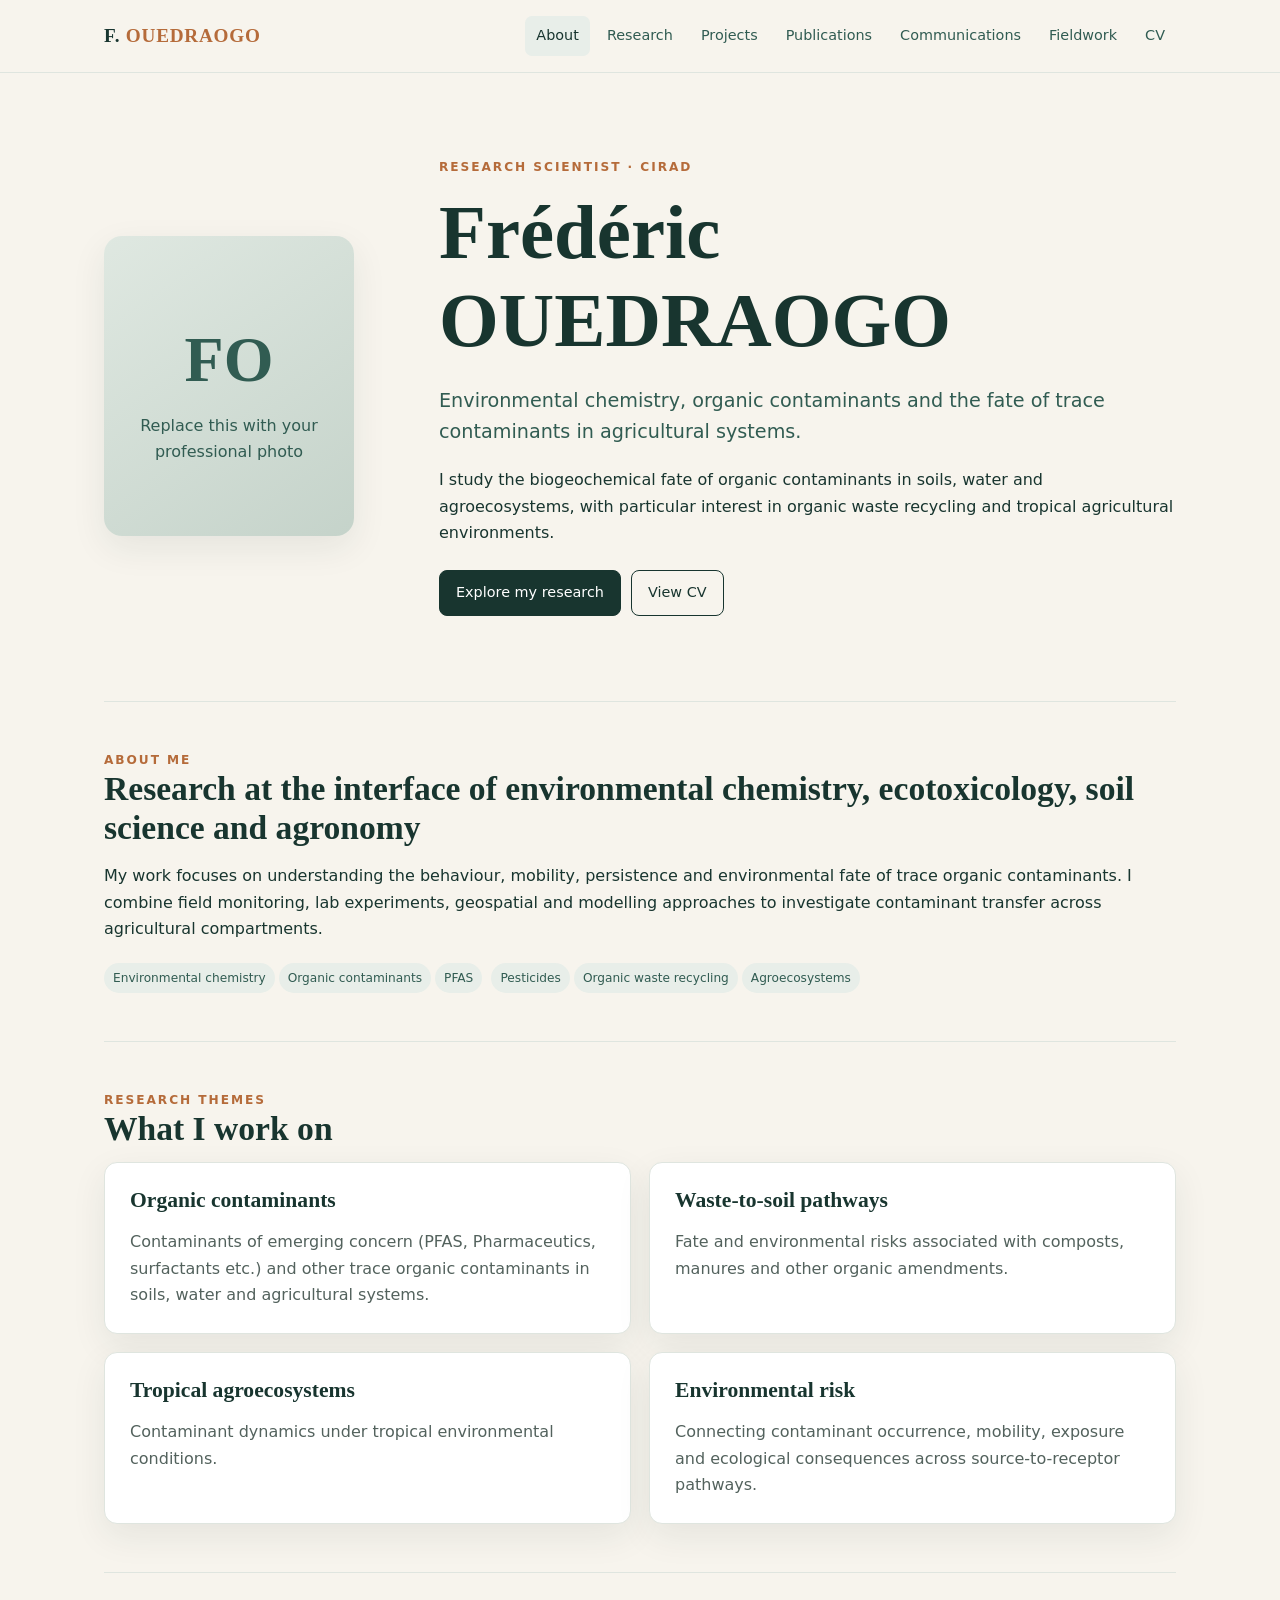
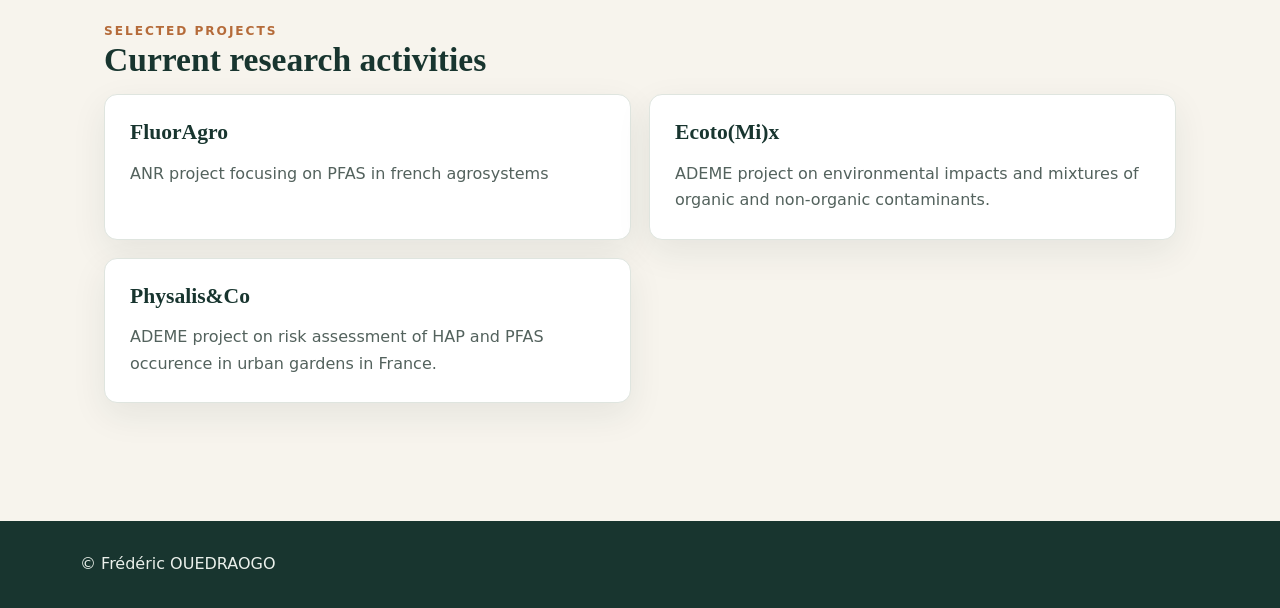
<file: index.html>
<!doctype html>
<html lang="en">
<head>
<meta charset="utf-8"><meta name="viewport" content="width=device-width, initial-scale=1">
<title>Frédéric OUEDRAOGO | Research Scientist</title>
<meta name="description" content="Academic website of Frédéric OUEDRAOGO, researcher in environmental chemistry">
<link rel="stylesheet" href="assets/style.css">
</head>
<body>
<header class="site-header"><nav class="nav">
<a class="brand" href="index.html">F. <span>OUEDRAOGO</span></a>
<div class="menu">
<a class="active" href="index.html">About</a><a href="research.html">Research</a><a href="projects.html">Projects</a>
<a href="publications.html">Publications</a><a href="communications.html">Communications</a><a href="fieldwork.html">Fieldwork</a><a href="cv.html">CV</a>
</div></nav></header>

<main>
<section class="hero">
<div class="portrait"><div><strong>FO</strong><div>Replace this with your professional photo</div></div></div>
<div>
<div class="eyebrow">Research Scientist · CIRAD</div>
<h1>Frédéric<br>OUEDRAOGO</h1>
<p class="lead">Environmental chemistry, organic contaminants and the fate of trace contaminants in agricultural systems.</p>
<p>I study the biogeochemical fate of organic contaminants in soils, water and agroecosystems, with particular interest in organic waste recycling and tropical agricultural environments.</p>
<div class="buttons">
<a class="btn primary" href="research.html">Explore my research</a>
<a class="btn" href="cv.html">View CV</a>
</div>
</div>
</section>

<div class="container">
<section class="section">
<div class="eyebrow">About me</div><h2>Research at the interface of environmental chemistry, ecotoxicology, soil science and agronomy</h2>
<p>My work focuses on understanding the behaviour, mobility, persistence and environmental fate of trace organic contaminants. I combine field monitoring, lab experiments, geospatial and modelling approaches to investigate contaminant transfer across agricultural compartments.</p>
<div>
<span class="tag">Environmental chemistry</span><span class="tag">Organic contaminants</span><span class="tag">PFAS</span>
<span class="tag">Pesticides</span><span class="tag">Organic waste recycling</span><span class="tag">Agroecosystems</span>
</div>
</section>

<section class="section">
<div class="eyebrow">Research themes</div><h2>What I work on</h2>
<div class="grid">
<article class="card"><h3>Organic contaminants</h3><p>Contaminants of emerging concern (PFAS, Pharmaceutics, surfactants etc.) and other trace organic contaminants in soils, water and agricultural systems.</p></article>
<article class="card"><h3>Waste-to-soil pathways</h3><p>Fate and environmental risks associated with composts, manures and other organic amendments.</p></article>
<article class="card"><h3>Tropical agroecosystems</h3><p>Contaminant dynamics under tropical environmental conditions.</p></article>
<article class="card"><h3>Environmental risk</h3><p>Connecting contaminant occurrence, mobility, exposure and ecological consequences across source-to-receptor pathways.</p></article>
</div>
</section>

<section class="section">
<div class="eyebrow">Selected projects</div><h2>Current research activities</h2>
<div class="grid">
<a class="card" href="projects.html#fluoragro"><h3>FluorAgro</h3><p>ANR project focusing on PFAS in french agrosystems</p></a>
<a class="card" href="projects.html#ecotomi"><h3>Ecoto(Mi)x</h3><p>ADEME project on environmental impacts and mixtures of organic and non-organic contaminants.</p></a>
<a class="card" href="projects.html#physalis"><h3>Physalis&Co</h3><p>ADEME project on risk assessment of HAP and PFAS occurence in urban gardens in France.</p></a>
</div>
</section>
</div>
</main>
<footer class="footer"><div class="footer-inner"><div>© Frédéric OUEDRAOGO</div><div></div></div></footer>
<script src="assets/script.js"></script>
</body></html>
</file>
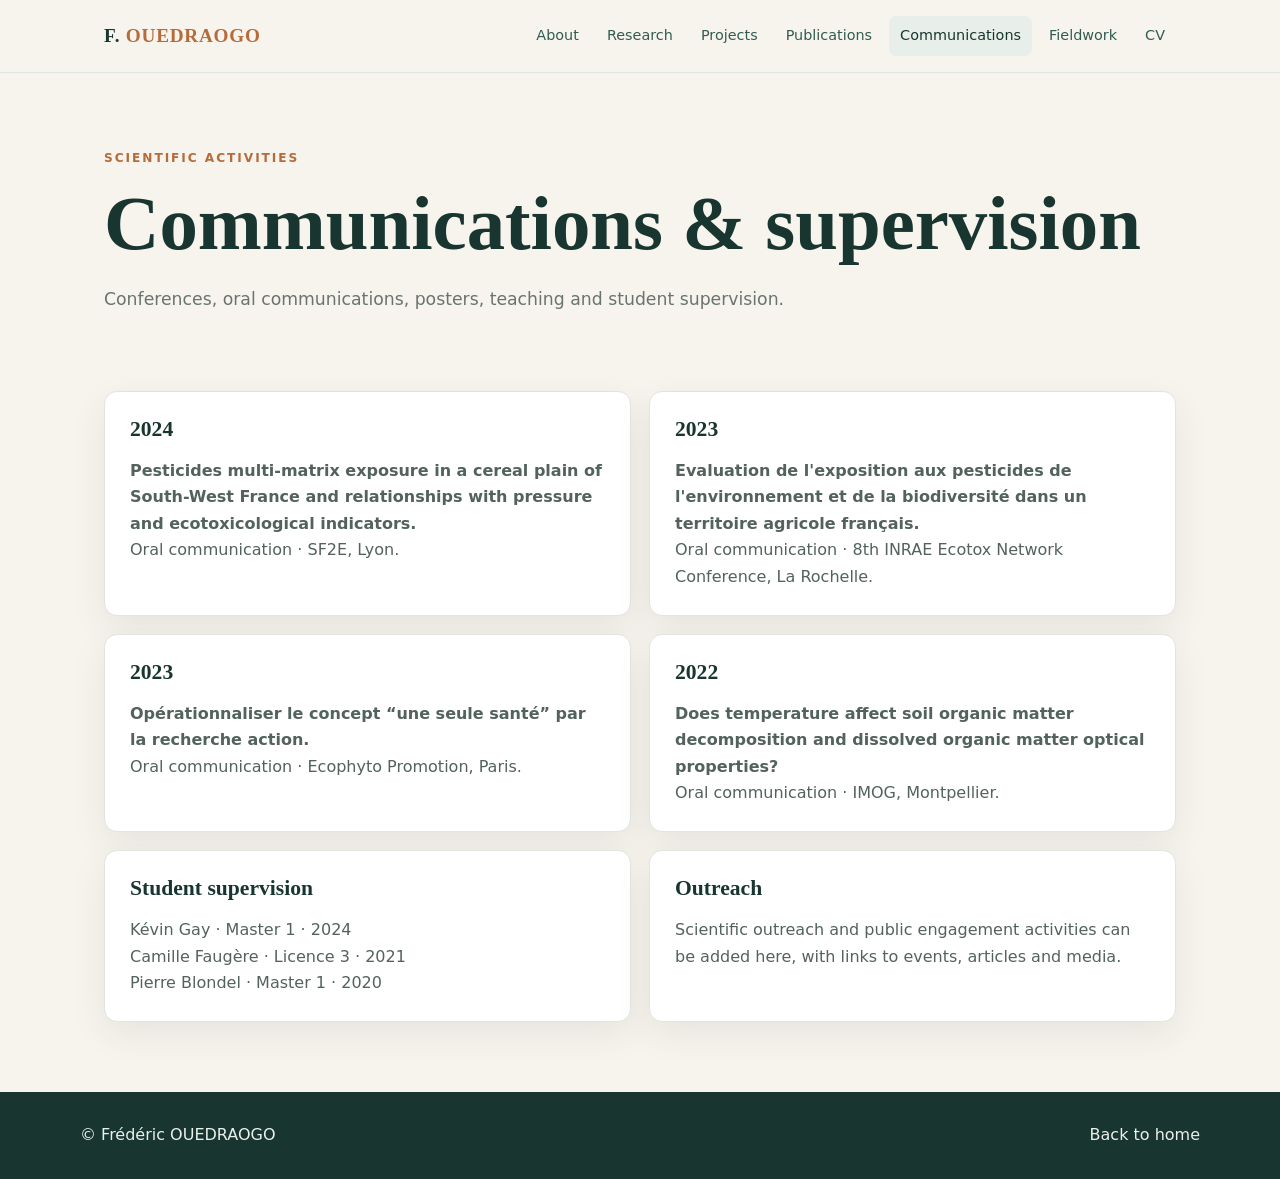
<file: communications.html>
<!doctype html><html lang="en"><head><meta charset="utf-8"><meta name="viewport" content="width=device-width, initial-scale=1"><title>Communications | Frédéric OUEDRAOGO</title><link rel="stylesheet" href="assets/style.css"></head>
<body><header class="site-header"><nav class="nav"><a class="brand" href="index.html">F. <span>OUEDRAOGO</span></a><div class="menu"><a href="index.html">About</a><a href="research.html">Research</a><a href="projects.html">Projects</a><a href="publications.html">Publications</a><a class="active" href="communications.html">Communications</a><a href="fieldwork.html">Fieldwork</a><a href="cv.html">CV</a></div></nav></header>
<section class="page-hero"><div class="eyebrow">Scientific activities</div><h1>Communications & supervision</h1><p>Conferences, oral communications, posters, teaching and student supervision.</p></section>
<main class="container">
<div class="grid">
<article class="card"><h3>2024</h3><p><strong>Pesticides multi-matrix exposure in a cereal plain of South-West France and relationships with pressure and ecotoxicological indicators.</strong><br>Oral communication · SF2E, Lyon.</p></article>
<article class="card"><h3>2023</h3><p><strong>Evaluation de l'exposition aux pesticides de l'environnement et de la biodiversité dans un territoire agricole français.</strong><br>Oral communication · 8th INRAE Ecotox Network Conference, La Rochelle.</p></article>
<article class="card"><h3>2023</h3><p><strong>Opérationnaliser le concept “une seule santé” par la recherche action.</strong><br>Oral communication · Ecophyto Promotion, Paris.</p></article>
<article class="card"><h3>2022</h3><p><strong>Does temperature affect soil organic matter decomposition and dissolved organic matter optical properties?</strong><br>Oral communication · IMOG, Montpellier.</p></article>
<article class="card"><h3>Student supervision</h3><p>Kévin Gay · Master 1 · 2024<br>Camille Faugère · Licence 3 · 2021<br>Pierre Blondel · Master 1 · 2020</p></article>
<article class="card"><h3>Outreach</h3><p>Scientific outreach and public engagement activities can be added here, with links to events, articles and media.</p></article>
</div></main>
<footer class="footer"><div class="footer-inner"><div>© Frédéric OUEDRAOGO</div><a href="index.html">Back to home</a></div></footer></body></html>
</file>
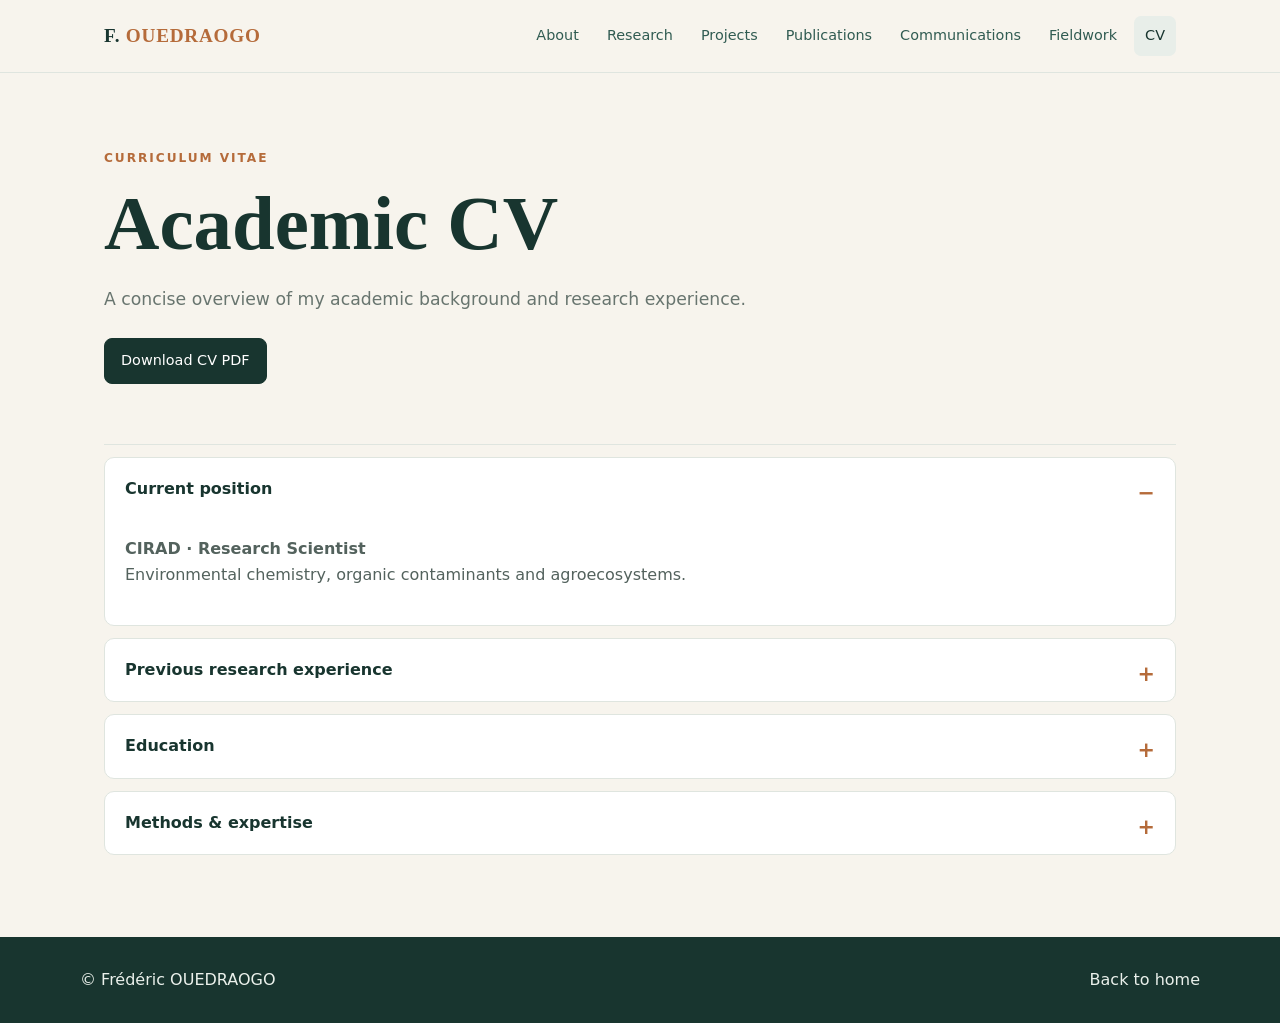
<file: cv.html>
<!doctype html><html lang="en"><head><meta charset="utf-8"><meta name="viewport" content="width=device-width, initial-scale=1"><title>CV | Frédéric OUEDRAOGO</title><link rel="stylesheet" href="assets/style.css"></head>
<body><header class="site-header"><nav class="nav"><a class="brand" href="index.html">F. <span>OUEDRAOGO</span></a><div class="menu"><a href="index.html">About</a><a href="research.html">Research</a><a href="projects.html">Projects</a><a href="publications.html">Publications</a><a href="communications.html">Communications</a><a href="fieldwork.html">Fieldwork</a><a class="active" href="cv.html">CV</a></div></nav></header>
<section class="page-hero"><div class="eyebrow">Curriculum vitae</div><h1>Academic CV</h1><p>A concise overview of my academic background and research experience.</p><div class="buttons"><a class="btn primary" href="#" onclick="alert('We will replace this link with your real PDF CV.');return false;">Download CV PDF</a></div></section>
<main class="container">
<div class="accordion">
<details open><summary>Current position</summary><div class="detail"><p><strong>CIRAD · Research Scientist</strong><br>Environmental chemistry, organic contaminants and agroecosystems.</p></div></details>
<details><summary>Previous research experience</summary><div class="detail"><p>Postdoctoral research · CEBC CNRS, Chizé<br>Research experience · INRAE, Bordeaux</p></div></details>
<details><summary>Education</summary><div class="detail"><p><strong>PhD in Geochemistry and Ecotoxicology</strong><br>University of Bordeaux · 2022</p></div></details>
<details><summary>Methods & expertise</summary><div class="detail"><p>Environmental chemistry · Soil science · Organic contaminants · Ecotoxicology · Experimental approaches · Environmental risk assessment</p></div></details>
</div></main>
<footer class="footer"><div class="footer-inner"><div>© Frédéric OUEDRAOGO</div><a href="index.html">Back to home</a></div></footer></body></html>
</file>
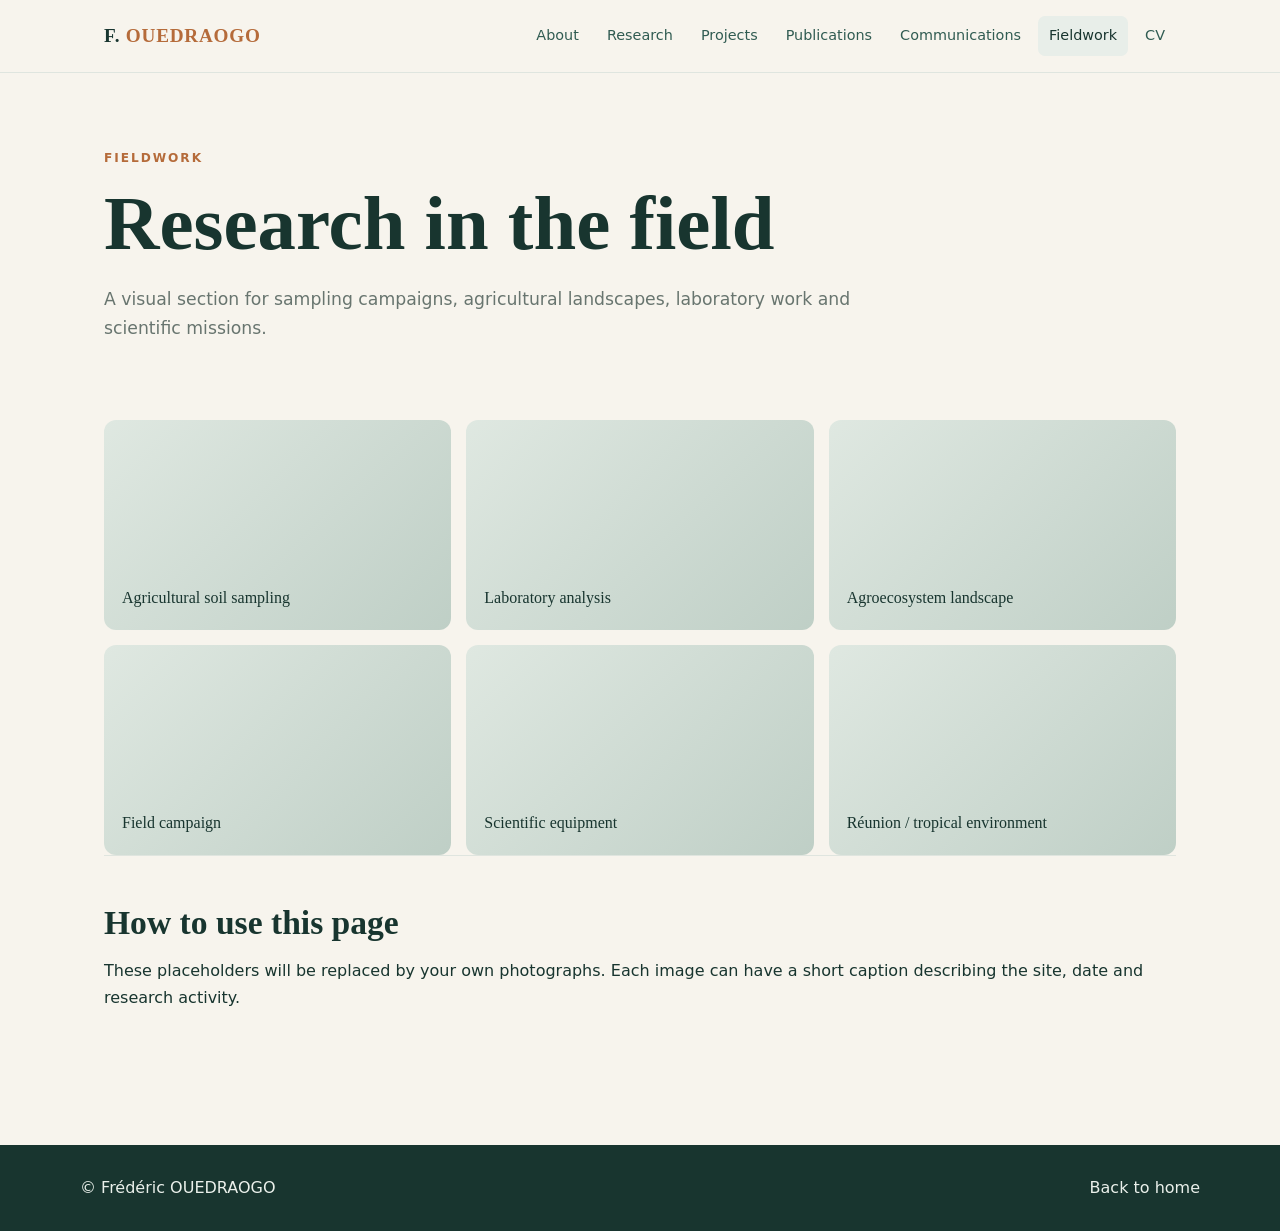
<file: fieldwork.html>
<!doctype html><html lang="en"><head><meta charset="utf-8"><meta name="viewport" content="width=device-width, initial-scale=1"><title>Fieldwork | Frédéric OUEDRAOGO</title><link rel="stylesheet" href="assets/style.css"></head>
<body><header class="site-header"><nav class="nav"><a class="brand" href="index.html">F. <span>OUEDRAOGO</span></a><div class="menu"><a href="index.html">About</a><a href="research.html">Research</a><a href="projects.html">Projects</a><a href="publications.html">Publications</a><a href="communications.html">Communications</a><a class="active" href="fieldwork.html">Fieldwork</a><a href="cv.html">CV</a></div></nav></header>
<section class="page-hero"><div class="eyebrow">Fieldwork</div><h1>Research in the field</h1><p>A visual section for sampling campaigns, agricultural landscapes, laboratory work and scientific missions.</p></section>
<main class="container"><div class="photo-grid">
<div class="photo-placeholder">Agricultural soil sampling</div>
<div class="photo-placeholder">Laboratory analysis</div>
<div class="photo-placeholder">Agroecosystem landscape</div>
<div class="photo-placeholder">Field campaign</div>
<div class="photo-placeholder">Scientific equipment</div>
<div class="photo-placeholder">Réunion / tropical environment</div>
</div><section class="section"><h2>How to use this page</h2><p>These placeholders will be replaced by your own photographs. Each image can have a short caption describing the site, date and research activity.</p></section></main>
<footer class="footer"><div class="footer-inner"><div>© Frédéric OUEDRAOGO</div><a href="index.html">Back to home</a></div></footer></body></html>
</file>
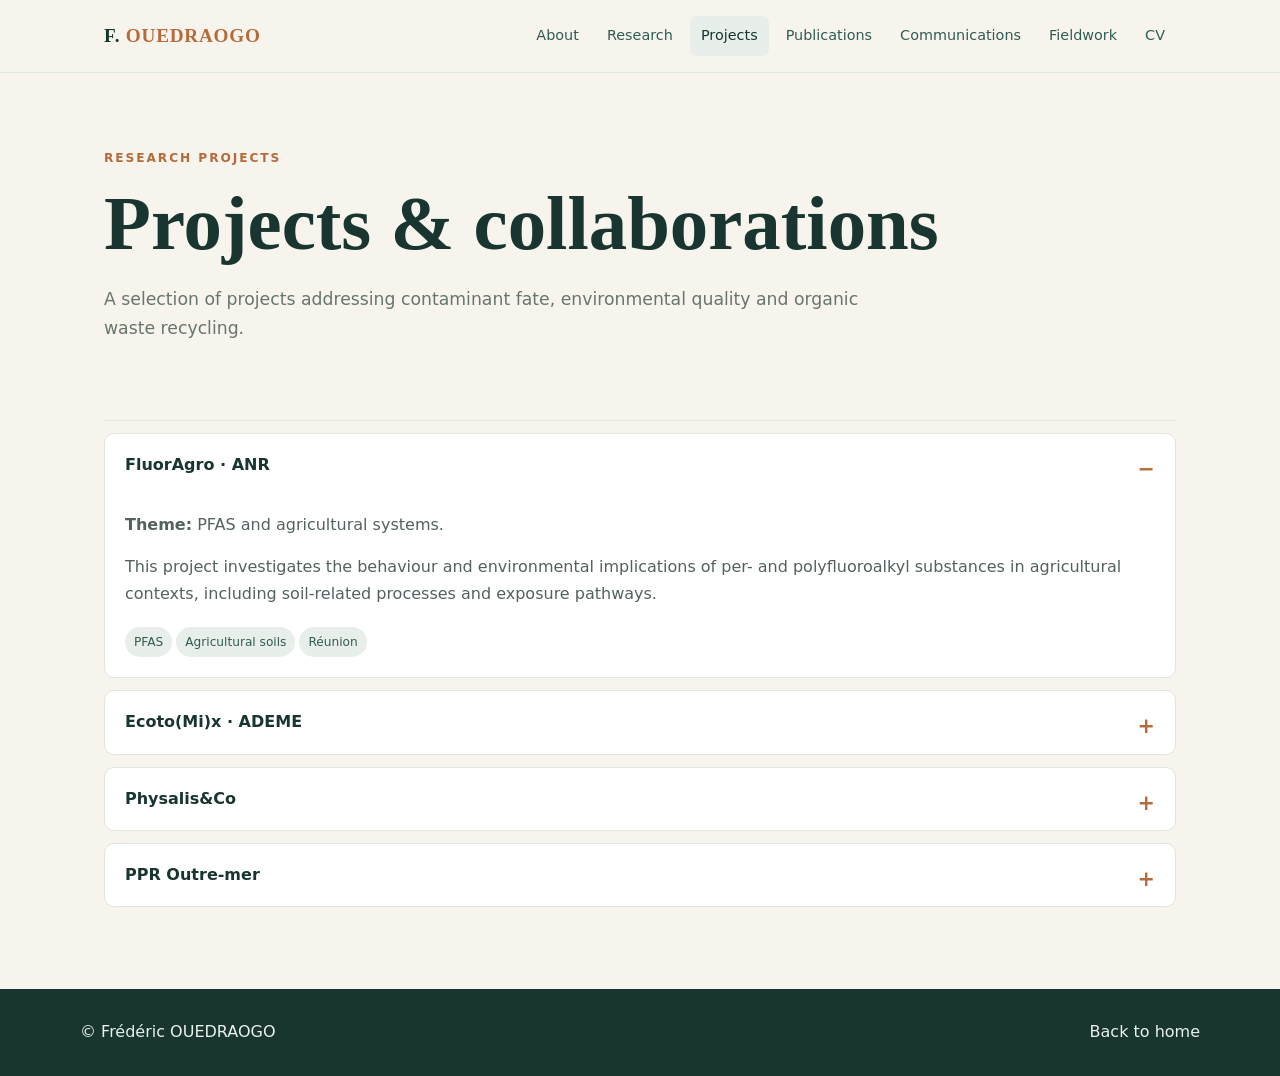
<file: projects.html>
<!doctype html><html lang="en"><head><meta charset="utf-8"><meta name="viewport" content="width=device-width, initial-scale=1"><title>Projects | Frédéric OUEDRAOGO</title><link rel="stylesheet" href="assets/style.css"></head>
<body><header class="site-header"><nav class="nav"><a class="brand" href="index.html">F. <span>OUEDRAOGO</span></a><div class="menu"><a href="index.html">About</a><a href="research.html">Research</a><a class="active" href="projects.html">Projects</a><a href="publications.html">Publications</a><a href="communications.html">Communications</a><a href="fieldwork.html">Fieldwork</a><a href="cv.html">CV</a></div></nav></header>
<section class="page-hero"><div class="eyebrow">Research projects</div><h1>Projects & collaborations</h1><p>A selection of projects addressing contaminant fate, environmental quality and organic waste recycling.</p></section>
<main class="container"><div class="accordion">
<details id="fluoragro" open><summary>FluorAgro · ANR</summary><div class="detail"><p><strong>Theme:</strong> PFAS and agricultural systems.</p><p>This project investigates the behaviour and environmental implications of per- and polyfluoroalkyl substances in agricultural contexts, including soil-related processes and exposure pathways.</p><span class="tag">PFAS</span><span class="tag">Agricultural soils</span><span class="tag">Réunion</span></div></details>
<details id="ecotomi"><summary>Ecoto(Mi)x · ADEME</summary><div class="detail"><p>Research addressing environmental impacts associated with contaminant mixtures and the assessment of ecotoxicological dimensions in agricultural systems.</p><span class="tag">Mixtures</span><span class="tag">Ecotoxicology</span><span class="tag">Environmental risk</span></div></details>
<details id="physalis"><summary>Physalis&Co</summary><div class="detail"><p>Research activities linking contaminant occurrence, environmental processes and agricultural quality.</p></div></details>
<details><summary>PPR Outre-mer</summary><div class="detail"><p>Research framework focused on environmental contamination issues in overseas territories and tropical agricultural systems.</p></div></details>
</div></main>
<footer class="footer"><div class="footer-inner"><div>© Frédéric OUEDRAOGO</div><a href="index.html">Back to home</a></div></footer></body></html>
</file>
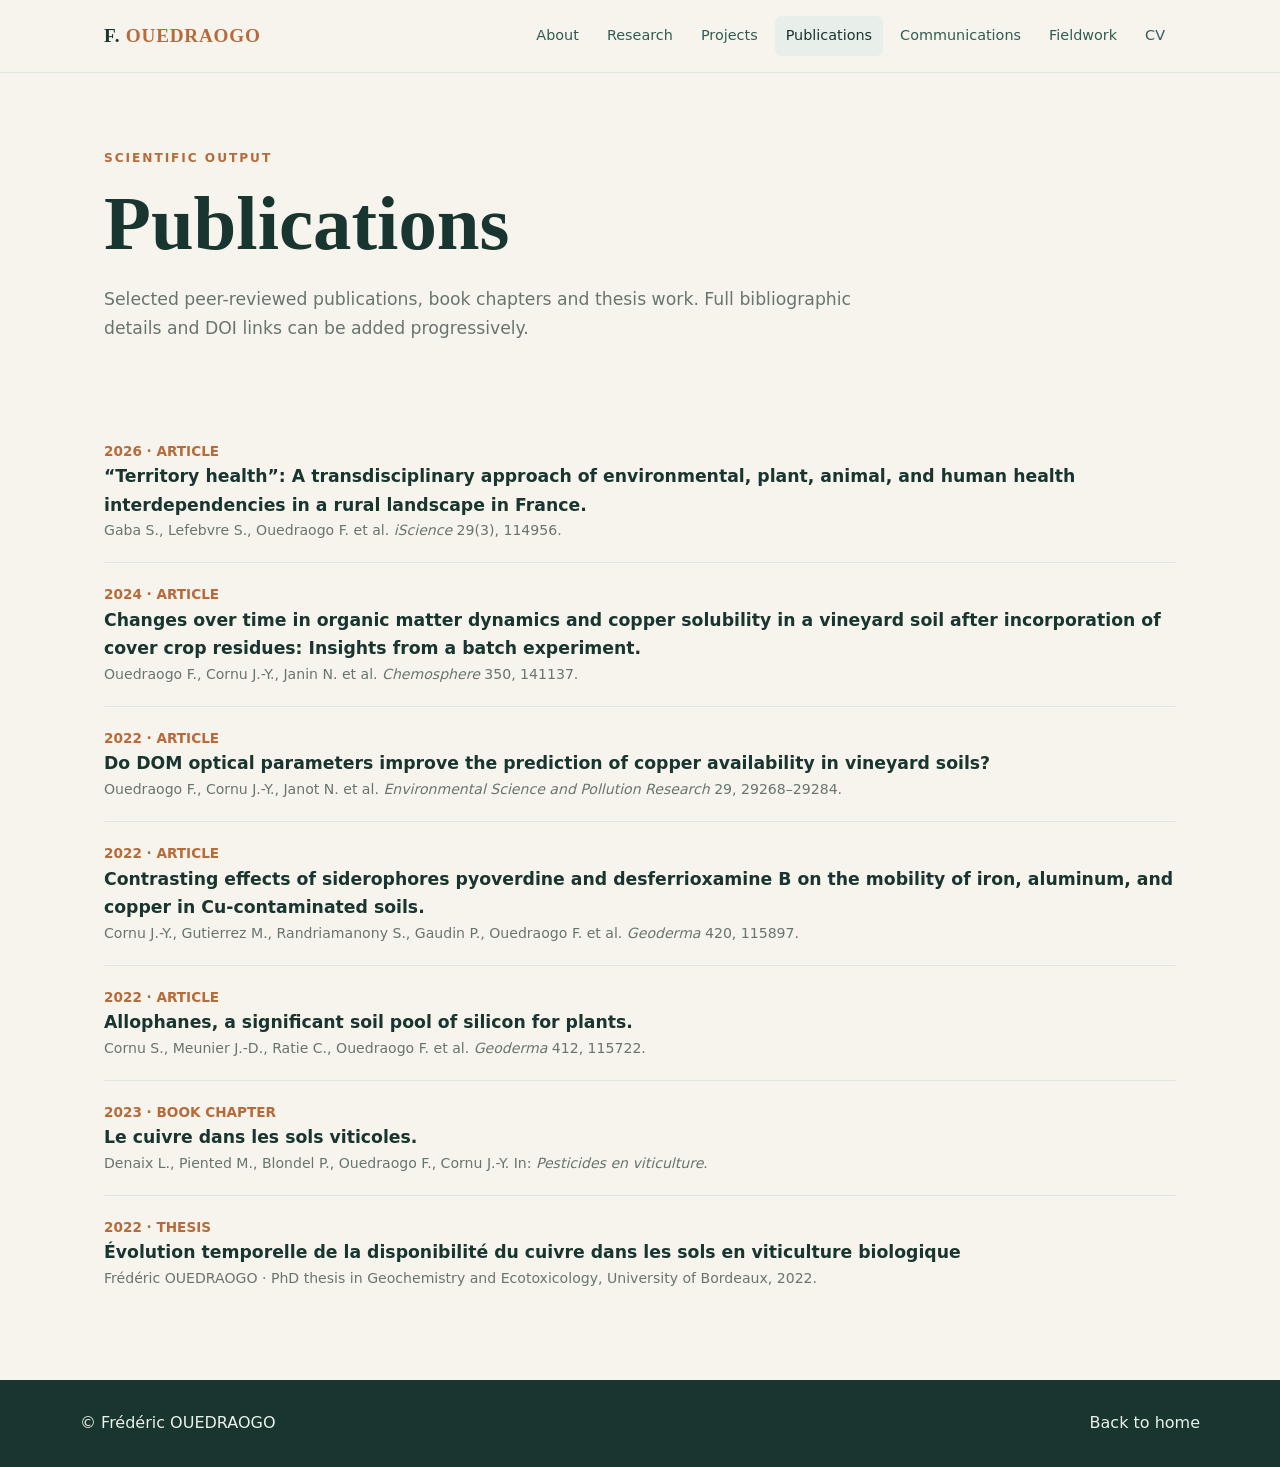
<file: publications.html>
<!doctype html><html lang="en"><head><meta charset="utf-8"><meta name="viewport" content="width=device-width, initial-scale=1"><title>Publications | Frédéric OUEDRAOGO</title><link rel="stylesheet" href="assets/style.css"></head>
<body><header class="site-header"><nav class="nav"><a class="brand" href="index.html">F. <span>OUEDRAOGO</span></a><div class="menu"><a href="index.html">About</a><a href="research.html">Research</a><a href="projects.html">Projects</a><a class="active" href="publications.html">Publications</a><a href="communications.html">Communications</a><a href="fieldwork.html">Fieldwork</a><a href="cv.html">CV</a></div></nav></header>
<section class="page-hero"><div class="eyebrow">Scientific output</div><h1>Publications</h1><p>Selected peer-reviewed publications, book chapters and thesis work. Full bibliographic details and DOI links can be added progressively.</p></section>
<main class="container">
<div class="pub"><div class="year">2026 · ARTICLE</div><div class="pub-title">“Territory health”: A transdisciplinary approach of environmental, plant, animal, and human health interdependencies in a rural landscape in France.</div><div class="small">Gaba S., Lefebvre S., Ouedraogo F. et al. <em>iScience</em> 29(3), 114956.</div></div>
<div class="pub"><div class="year">2024 · ARTICLE</div><div class="pub-title">Changes over time in organic matter dynamics and copper solubility in a vineyard soil after incorporation of cover crop residues: Insights from a batch experiment.</div><div class="small">Ouedraogo F., Cornu J.-Y., Janin N. et al. <em>Chemosphere</em> 350, 141137.</div></div>
<div class="pub"><div class="year">2022 · ARTICLE</div><div class="pub-title">Do DOM optical parameters improve the prediction of copper availability in vineyard soils?</div><div class="small">Ouedraogo F., Cornu J.-Y., Janot N. et al. <em>Environmental Science and Pollution Research</em> 29, 29268–29284.</div></div>
<div class="pub"><div class="year">2022 · ARTICLE</div><div class="pub-title">Contrasting effects of siderophores pyoverdine and desferrioxamine B on the mobility of iron, aluminum, and copper in Cu-contaminated soils.</div><div class="small">Cornu J.-Y., Gutierrez M., Randriamanony S., Gaudin P., Ouedraogo F. et al. <em>Geoderma</em> 420, 115897.</div></div>
<div class="pub"><div class="year">2022 · ARTICLE</div><div class="pub-title">Allophanes, a significant soil pool of silicon for plants.</div><div class="small">Cornu S., Meunier J.-D., Ratie C., Ouedraogo F. et al. <em>Geoderma</em> 412, 115722.</div></div>
<div class="pub"><div class="year">2023 · BOOK CHAPTER</div><div class="pub-title">Le cuivre dans les sols viticoles.</div><div class="small">Denaix L., Piented M., Blondel P., Ouedraogo F., Cornu J.-Y. In: <em>Pesticides en viticulture</em>.</div></div>
<div class="pub"><div class="year">2022 · THESIS</div><div class="pub-title">Évolution temporelle de la disponibilité du cuivre dans les sols en viticulture biologique</div><div class="small">Frédéric OUEDRAOGO · PhD thesis in Geochemistry and Ecotoxicology, University of Bordeaux, 2022.</div></div>
</main><footer class="footer"><div class="footer-inner"><div>© Frédéric OUEDRAOGO</div><a href="index.html">Back to home</a></div></footer></body></html>
</file>
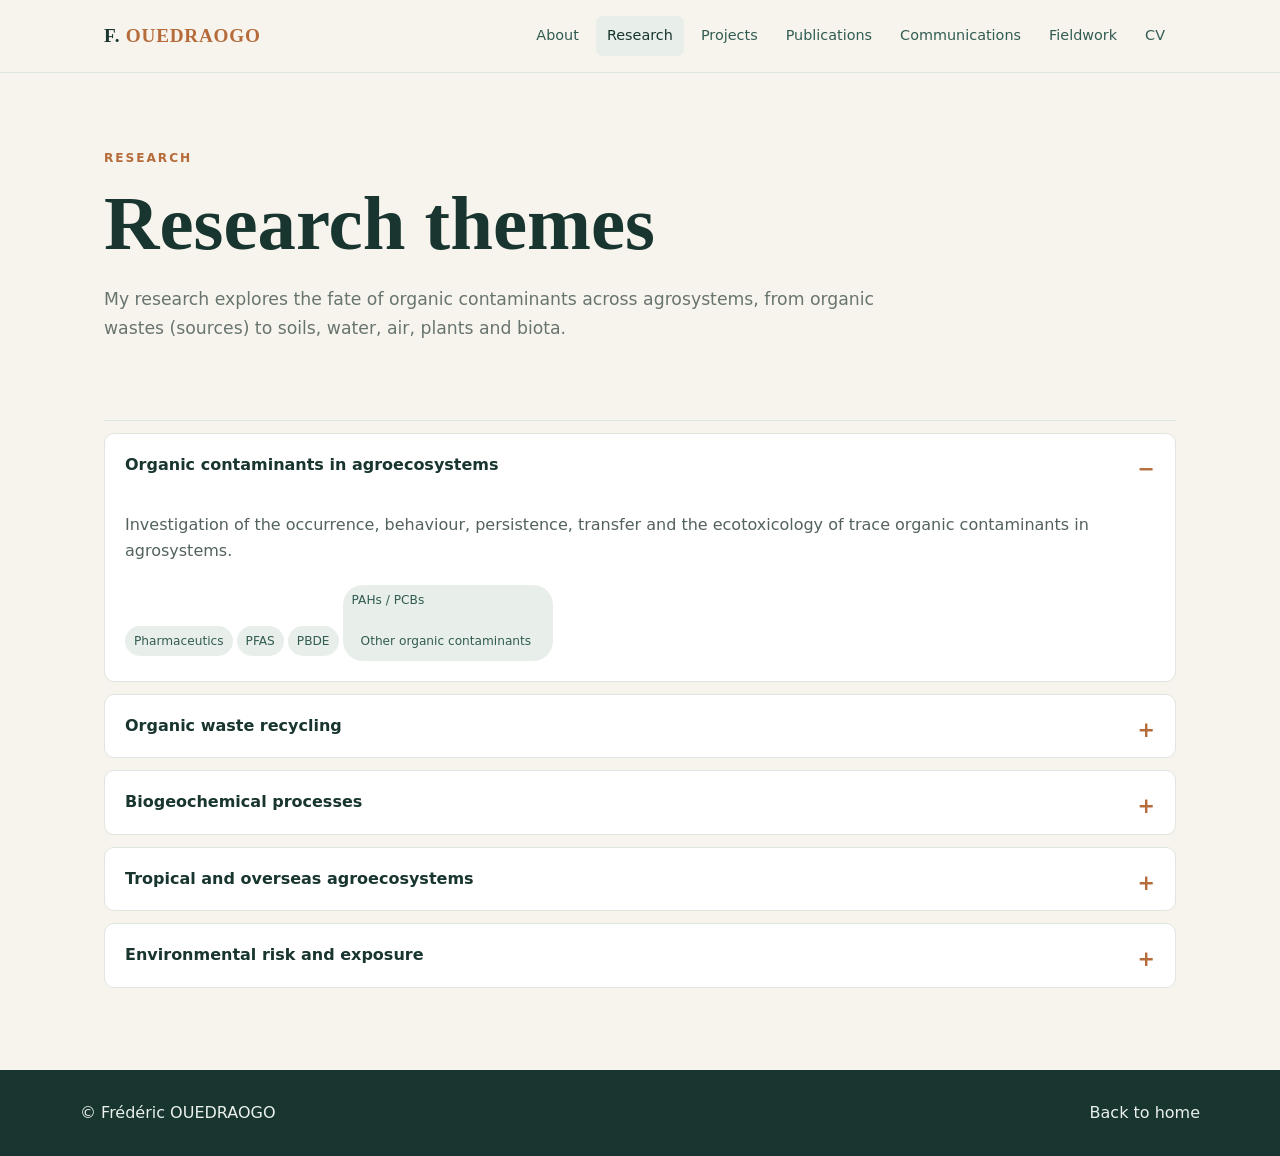
<file: research.html>
<!doctype html><html lang="en"><head><meta charset="utf-8"><meta name="viewport" content="width=device-width, initial-scale=1"><title>Research | Frédéric OUEDRAOGO</title><link rel="stylesheet" href="assets/style.css"></head>
<body><header class="site-header"><nav class="nav"><a class="brand" href="index.html">F. <span>OUEDRAOGO</span></a><div class="menu"><a href="index.html">About</a><a class="active" href="research.html">Research</a><a href="projects.html">Projects</a><a href="publications.html">Publications</a><a href="communications.html">Communications</a><a href="fieldwork.html">Fieldwork</a><a href="cv.html">CV</a></div></nav></header>
<section class="page-hero"><div class="eyebrow">Research</div><h1>Research themes</h1><p>My research explores the fate of organic contaminants across agrosystems, from organic wastes (sources) to soils, water, air, plants and biota.</p></section>
<main class="container"><div class="accordion">
<details open><summary>Organic contaminants in agroecosystems</summary><div class="detail"><p>Investigation of the occurrence, behaviour, persistence, transfer and the ecotoxicology of trace organic contaminants in agrosystems.</p><span class="tag">Pharmaceutics</span><span class="tag">PFAS</span><span class="tag">PBDE</span><span class="tag">PAHs / PCBs</p><span class="tag">Other organic contaminants</span></div></details>
<details><summary>Organic waste recycling</summary><div class="detail"><p>Assessment of contaminant inputs and transformations associated with composts, digestates and other recycled organic products applied to agricultural soils.</p></div></details>
<details><summary>Biogeochemical processes</summary><div class="detail"><p>Interactions between contaminants, soil organic matter, minerals, dissolved organic matter and environmental conditions.</p></div></details>
<details><summary>Tropical and overseas agroecosystems</summary><div class="detail"><p>Understanding how climate, seasonality and agricultural practices influence contaminant dynamics in tropical environments.</p></div></details>
<details><summary>Environmental risk and exposure</summary><div class="detail"><p>From occurrence to risk: linking chemical measurements with exposure pathways and ecotoxicological indicators.</p></div></details>
</div></main>
<footer class="footer"><div class="footer-inner"><div>© Frédéric OUEDRAOGO</div><a href="index.html">Back to home</a></div></footer></body></html>
</file>
<file: assets/style.css>
:root{
  --ink:#18352f;
  --ink2:#315c52;
  --accent:#b56b3a;
  --cream:#f7f4ed;
  --paper:#ffffff;
  --muted:#68756f;
  --line:#dfe5df;
  --shadow:0 12px 35px rgba(24,53,47,.08);
  --max:1120px;
}
*{box-sizing:border-box}
html{scroll-behavior:smooth}
body{margin:0;background:var(--cream);color:var(--ink);font-family:Inter,system-ui,-apple-system,BlinkMacSystemFont,"Segoe UI",sans-serif;line-height:1.65}
a{color:inherit;text-decoration:none}
a:hover{color:var(--accent)}
.site-header{position:sticky;top:0;z-index:20;background:rgba(247,244,237,.94);backdrop-filter:blur(10px);border-bottom:1px solid var(--line)}
.nav{max-width:var(--max);margin:auto;padding:16px 24px;display:flex;align-items:center;justify-content:space-between;gap:25px}
.brand{font-family:Georgia,serif;font-size:1.2rem;font-weight:700;letter-spacing:.04em}
.brand span{color:var(--accent)}
.menu{display:flex;flex-wrap:wrap;gap:6px;align-items:center}
.menu a{padding:8px 11px;border-radius:7px;font-size:.9rem;color:var(--ink2)}
.menu a:hover,.menu a.active{background:#e8eee9;color:var(--ink)}
.hero{max-width:var(--max);margin:54px auto 30px;padding:30px 24px;display:grid;grid-template-columns:280px 1fr;gap:55px;align-items:center}
.portrait{width:250px;height:300px;border-radius:18px;overflow:hidden;background:linear-gradient(145deg,#dfe8e1,#c5d3ca);box-shadow:var(--shadow);display:flex;align-items:center;justify-content:center;color:var(--ink2);text-align:center;padding:25px}
.portrait strong{font-family:Georgia,serif;font-size:4rem;display:block}
.eyebrow{text-transform:uppercase;letter-spacing:.16em;font-size:.76rem;color:var(--accent);font-weight:700}
h1,h2,h3{font-family:Georgia,serif;line-height:1.15}
h1{font-size:clamp(2.7rem,6vw,5rem);margin:12px 0}
h2{font-size:2.1rem;margin:0 0 14px}
h3{font-size:1.35rem;margin:0 0 8px}
.lead{font-size:1.2rem;color:var(--ink2);max-width:760px}
.buttons{display:flex;flex-wrap:wrap;gap:10px;margin-top:24px}
.btn{display:inline-block;border:1px solid var(--ink);padding:10px 16px;border-radius:8px;font-size:.9rem}
.btn.primary{background:var(--ink);color:white}
.btn:hover{transform:translateY(-1px)}
.container{max-width:var(--max);margin:auto;padding:25px 24px 70px}
.section{padding:48px 0;border-top:1px solid var(--line)}
.grid{display:grid;grid-template-columns:repeat(2,minmax(0,1fr));gap:18px}
.card{background:var(--paper);border:1px solid var(--line);border-radius:13px;padding:25px;box-shadow:var(--shadow)}
.card p{margin-bottom:0;color:#53625d}
.tag{display:inline-block;padding:5px 9px;border-radius:20px;background:#e8eee9;color:var(--ink2);font-size:.76rem;margin:4px 4px 0 0}
.page-hero{max-width:var(--max);margin:0 auto;padding:75px 24px 35px}
.page-hero p{max-width:780px;color:var(--muted);font-size:1.08rem}
.accordion{border-top:1px solid var(--line)}
details{background:white;border:1px solid var(--line);border-radius:10px;margin:12px 0;overflow:hidden}
summary{cursor:pointer;list-style:none;padding:18px 20px;font-weight:650}
summary::-webkit-details-marker{display:none}
summary:after{content:"+";float:right;color:var(--accent);font-size:1.3rem}
details[open] summary:after{content:"−"}
.detail{padding:0 20px 20px;color:#53625d}
.pub{padding:20px 0;border-bottom:1px solid var(--line)}
.pub:last-child{border-bottom:0}
.year{color:var(--accent);font-weight:700;font-size:.85rem}
.pub-title{font-size:1.08rem;font-weight:650}
.small{font-size:.88rem;color:var(--muted)}
.footer{background:var(--ink);color:#eaf0eb;padding:30px 24px}
.footer-inner{max-width:var(--max);margin:auto;display:flex;justify-content:space-between;gap:20px;flex-wrap:wrap}
.photo-grid{display:grid;grid-template-columns:repeat(3,1fr);gap:15px}
.photo-placeholder{min-height:210px;border-radius:12px;background:linear-gradient(135deg,#dfe8e1,#bfcfc6);display:flex;align-items:end;padding:18px;font-family:Georgia,serif;color:var(--ink)}
@media(max-width:800px){
 .hero{grid-template-columns:1fr;text-align:center;justify-items:center}
 .lead{margin:auto}
 .grid,.photo-grid{grid-template-columns:1fr}
 .nav{align-items:flex-start;flex-direction:column}
 .menu{width:100%}
 .menu a{padding:6px 8px}
}
</file>
